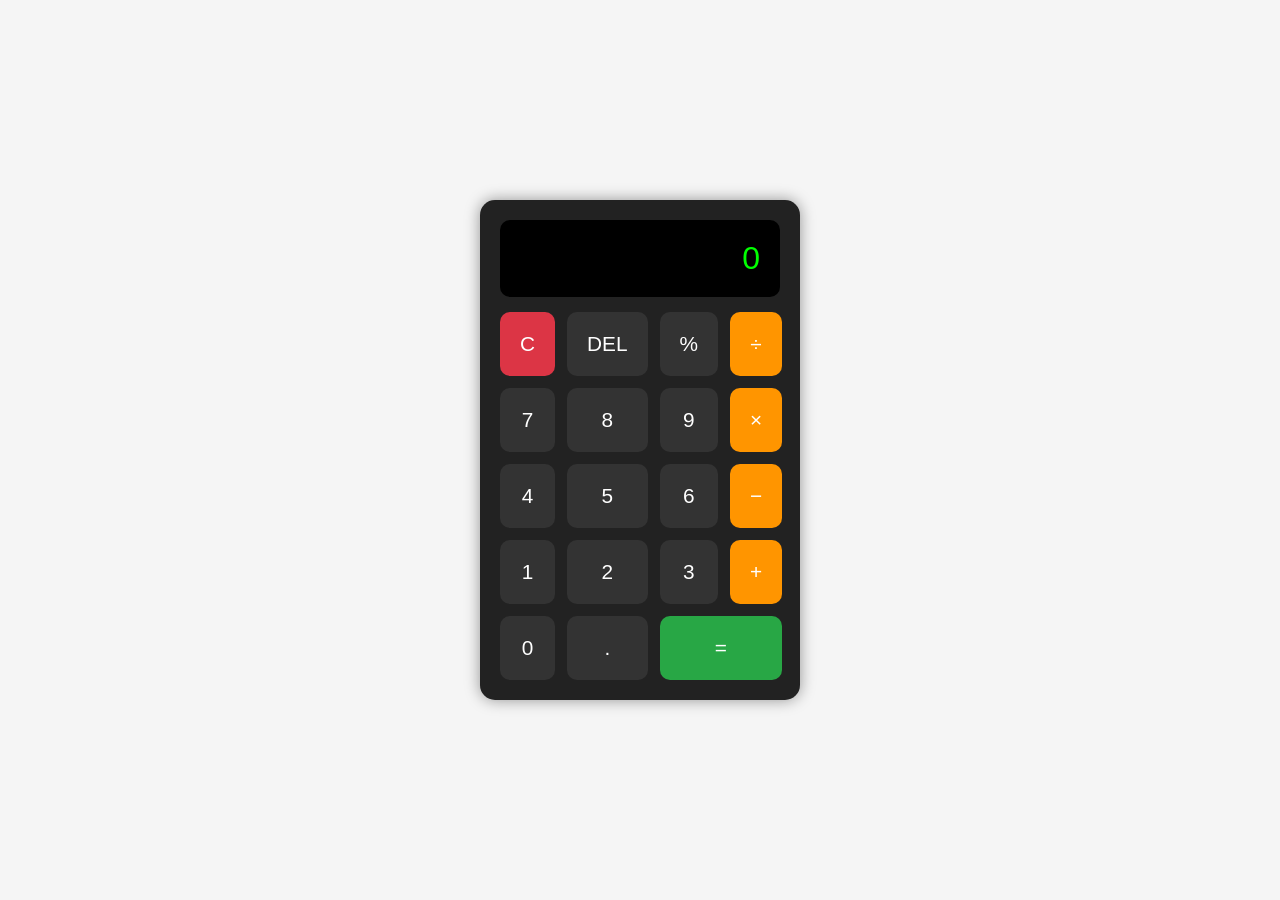
<file: Calculator/index.html>
<!DOCTYPE html>
<html lang="en">
<head>
    <meta charset="UTF-8" />
    <meta name="viewport" content="width=device-width, initial-scale=1.0" />
    <title>Calculator</title>

    <link rel="stylesheet" href="style.css" />
</head>

<body>
    <div class="calculator">
        <div id="display" class="display">0</div>

        <div class="buttons">
            <button class="clear" onclick="clearDisplay()">C</button>
            <button onclick="deleteLast()">DEL</button>
            <button onclick="append('%')">%</button>
            <button class="operator" onclick="append('/')">÷</button>

            <button onclick="append('7')">7</button>
            <button onclick="append('8')">8</button>
            <button onclick="append('9')">9</button>
            <button class="operator" onclick="append('*')">×</button>

            <button onclick="append('4')">4</button>
            <button onclick="append('5')">5</button>
            <button onclick="append('6')">6</button>
            <button class="operator" onclick="append('-')">−</button>

            <button onclick="append('1')">1</button>
            <button onclick="append('2')">2</button>
            <button onclick="append('3')">3</button>
            <button class="operator" onclick="append('+')">+</button>

            <button onclick="append('0')">0</button>
            <button onclick="append('.')">.</button>
            <button class="equal" onclick="calculate()">=</button>
        </div>
    </div>

    <script src="sample.js"></script>
</body>
</html>
</file>
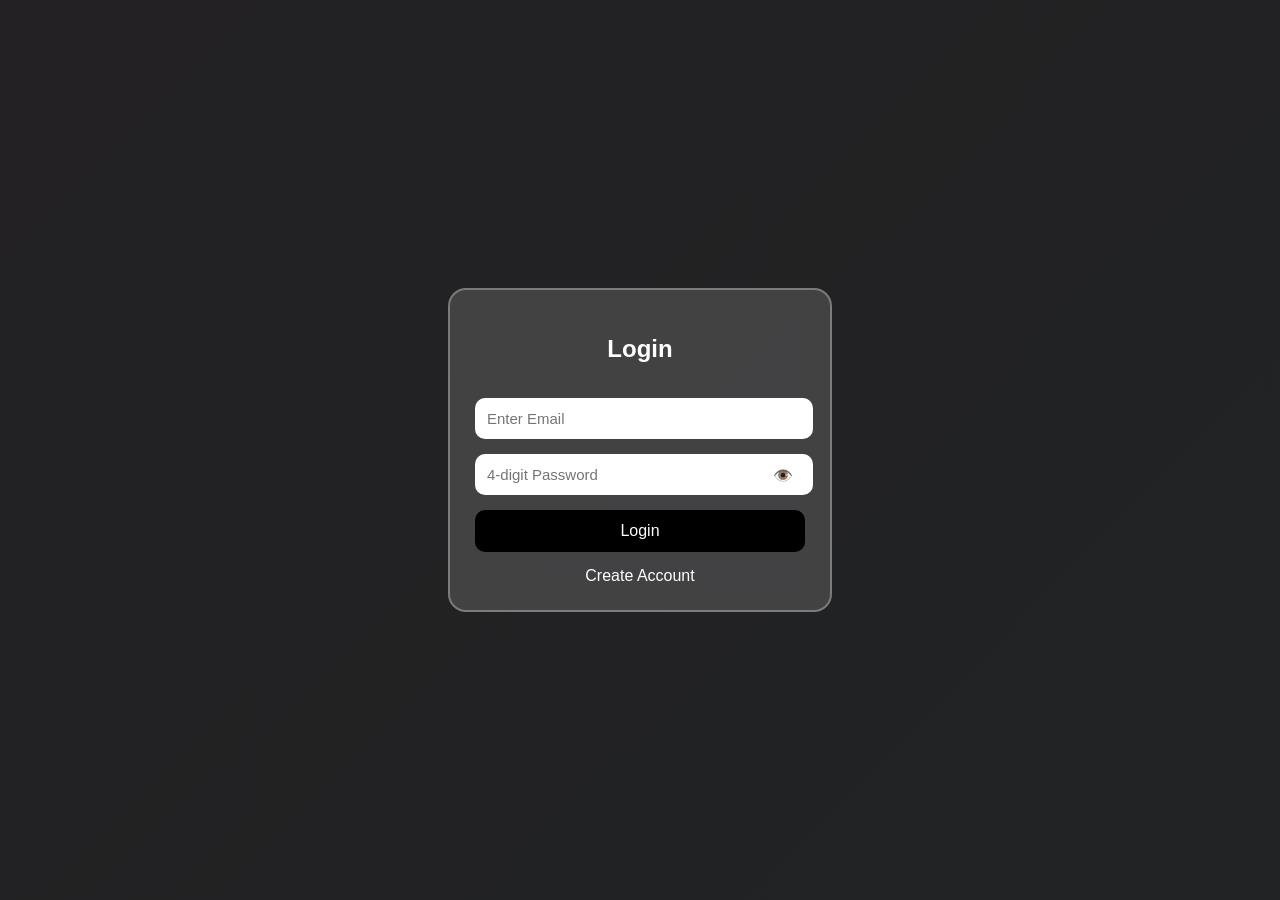
<file: login Auth/index.html>
<!DOCTYPE html>
<html lang="en">
<head>
<meta charset="UTF-8">
<meta name="viewport" content="width=device-width, initial-scale=1.0">
<title>Auth System</title>

<link rel="stylesheet" href="style.css">
<script src="script.js" defer></script>

</head>
<body>

<!-- LOGIN PAGE -->
<div class="box show" id="loginPage">
    <h2>Login</h2>

    <input type="email" id="loginEmail" placeholder="Enter Email">

    <div class="password-box">
        <input type="password" id="loginPass" maxlength="4" placeholder="4-digit Password">
        <span class="toggle" onclick="toggle('loginPass')">👁️</span>
    </div>

    <button onclick="login()">Login</button>

    <a onclick="switchPage('registerPage')" style="cursor:pointer;color:white;">
        Create Account
    </a>
</div>


<!-- REGISTER PAGE -->
<div class="box" id="registerPage">
    <h2>Create Account</h2>

    <input type="email" id="regEmail" placeholder="Enter Email">

    <div class="password-box">
        <input type="password" id="regPass" maxlength="4" placeholder="4-digit Password" onkeyup="checkStrength()">
        <span class="toggle" onclick="toggle('regPass')">👁️</span>
    </div>

    <div id="strength"></div>

    <button onclick="register()">Register</button>

    <a onclick="switchPage('loginPage')" style="cursor:pointer;color:white;">
        Back to Login
    </a>
</div>


<!-- SUCCESS PAGE -->
<div class="box" id="successPage">
    <div class="success-msg">🎉 Login Successful!</div>
    <p>Redirecting...</p>
</div>


<!-- DASHBOARD PAGE -->
<div class="box" id="dashboardPage">
    <h2>Dashboard</h2>
    <p id="userInfo"></p>
    <button onclick="logout()">Logout</button>
</div>

</body>
</html>
</file>
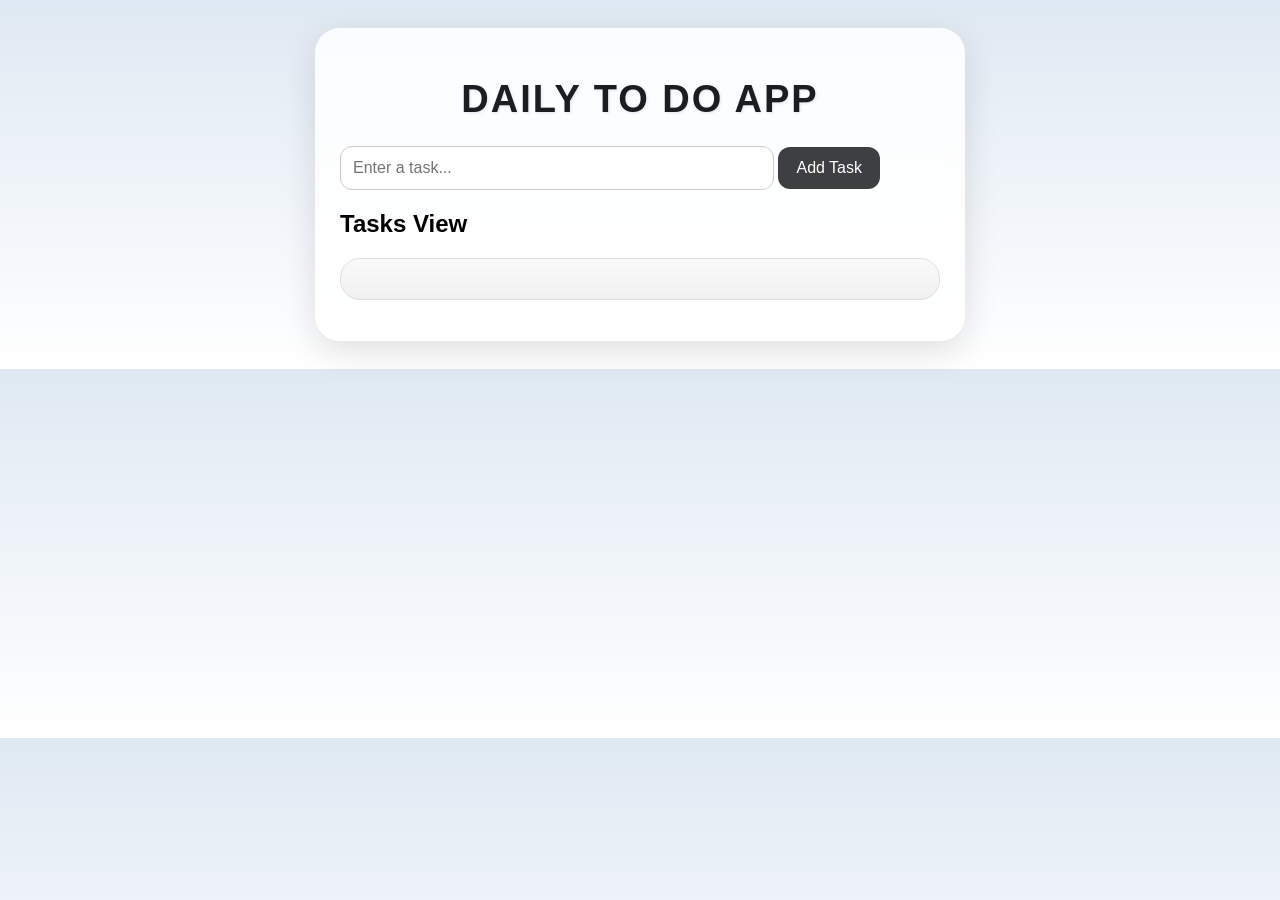
<file: to-do-app/index.html>
<!DOCTYPE html>
<html lang="en">
<head>
    <meta charset="UTF-8">
    <meta name="viewport" content="width=device-width, initial-scale=1.0">
    <title>To-Do App</title>

    <!-- Linking CSS -->
    <link rel="stylesheet" href="style.css">

    <!-- Linking JS -->
    <script src="script.js" defer></script>
</head>
<body>

<div class="container">
    <h1>DAILY TO DO APP</h1>

    <input type="text" id="taskInput" placeholder="Enter a task...">
    <button onclick="addTask()">Add Task</button>

    <h2>Tasks View</h2>
    <ul id="taskList"></ul>
</div>

</body>
</html>
</file>
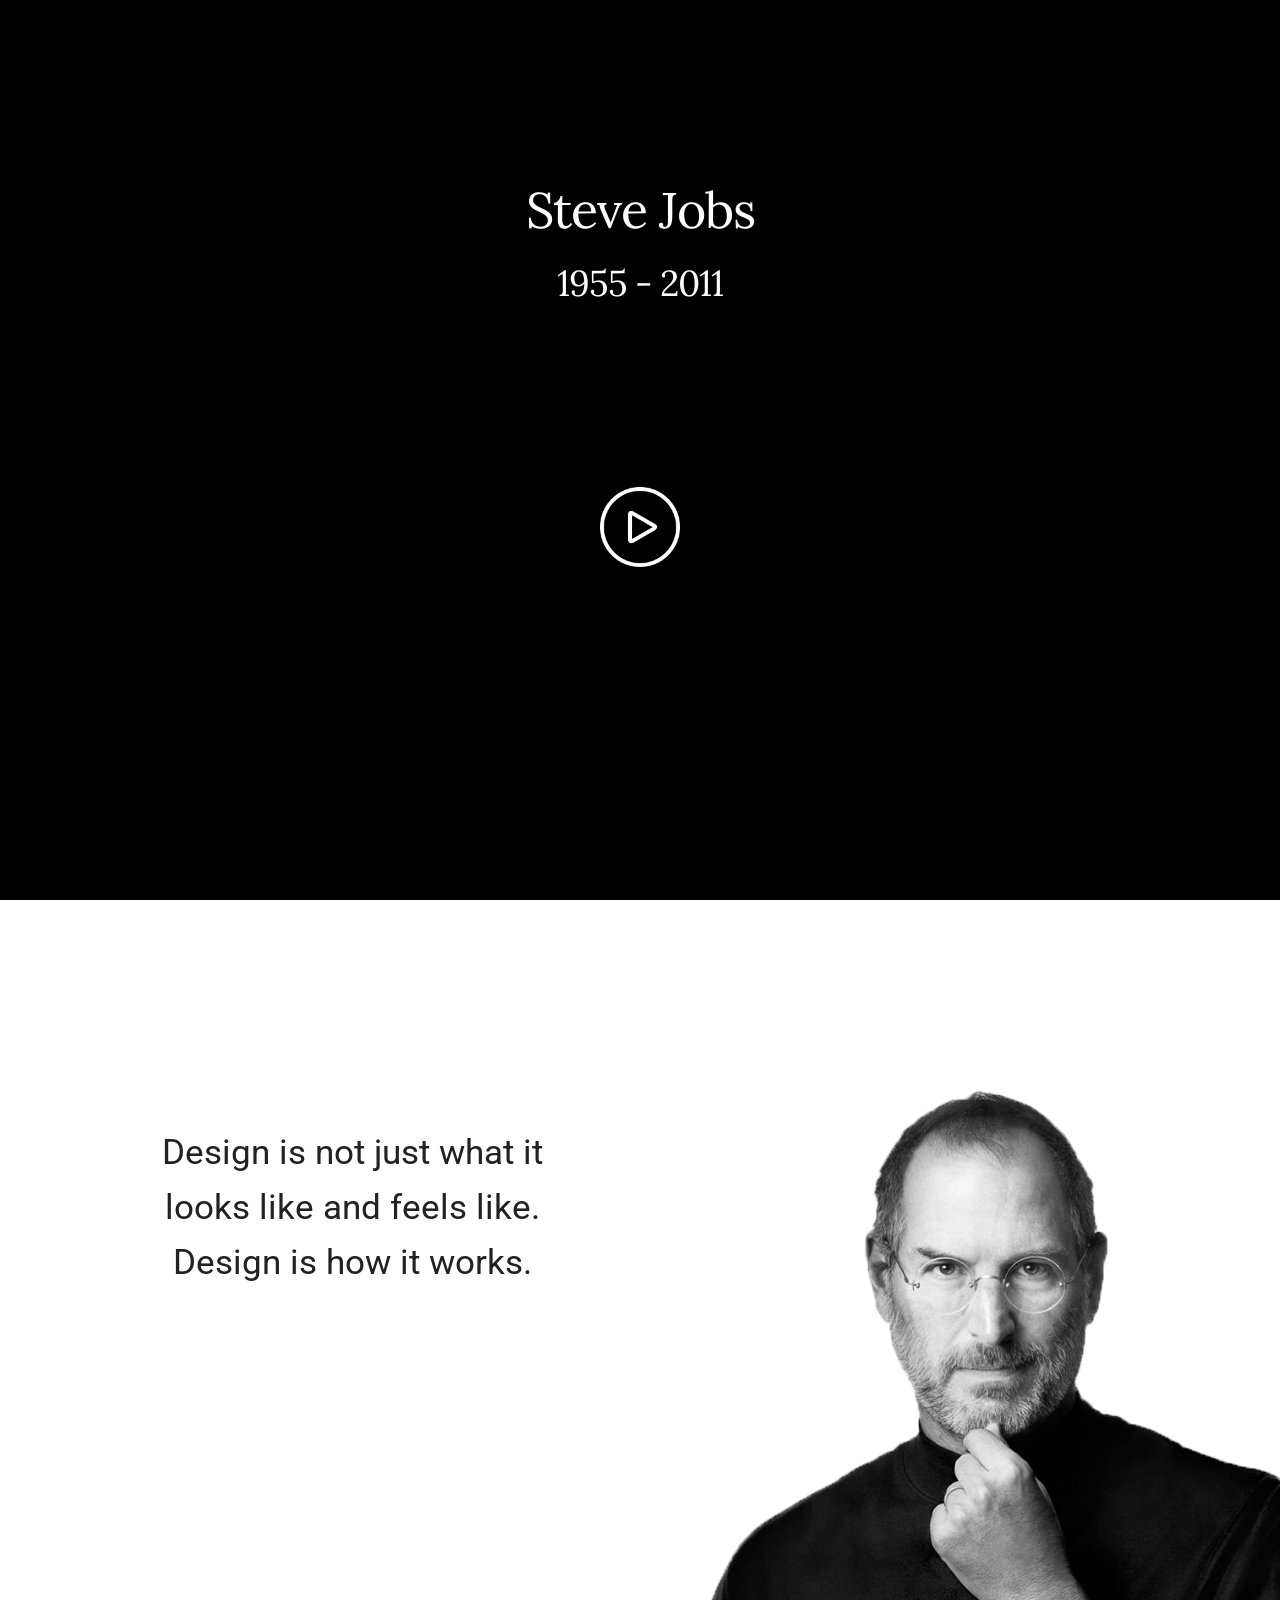
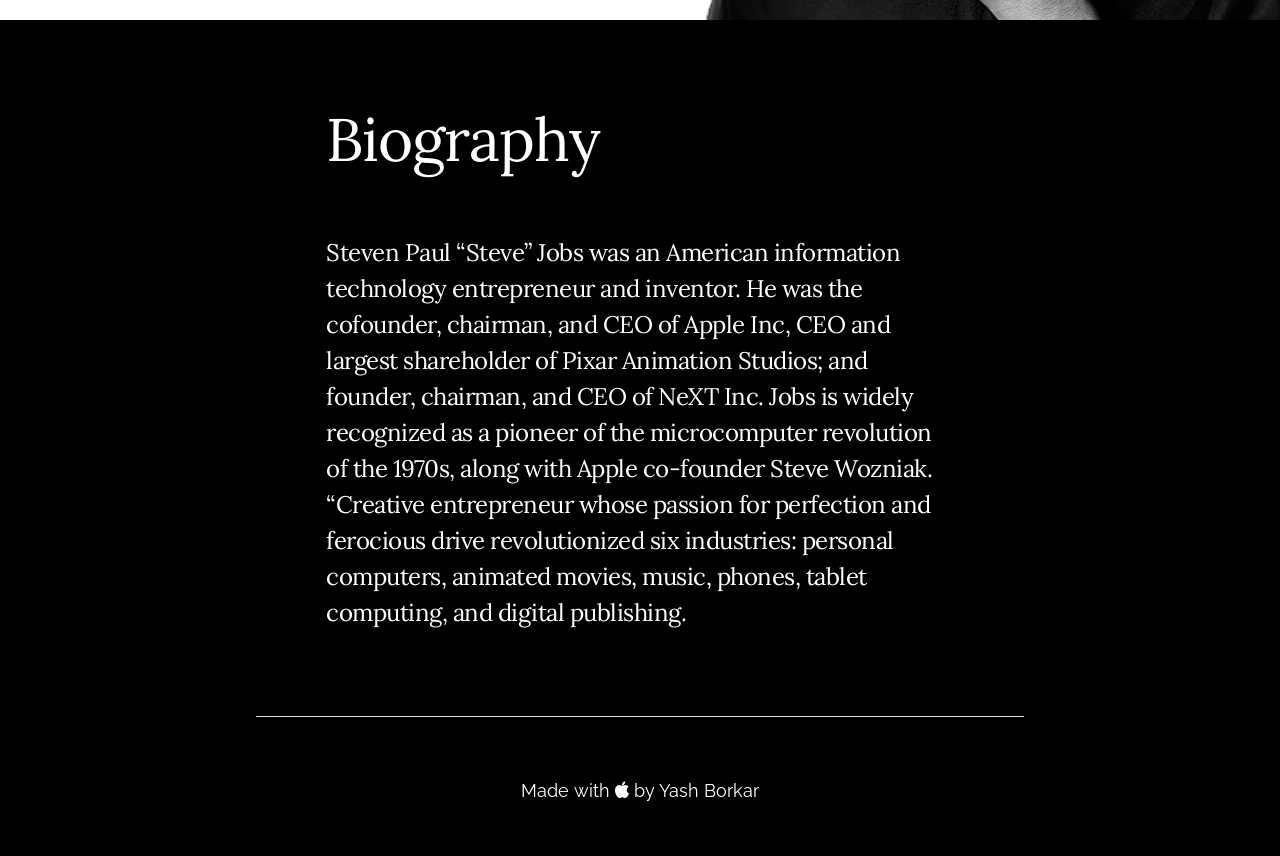
<file: tribute-page-master/index.html>
<!DOCTYPE html>
<html lang="en">
<head>

  <!-- Basic Page Needs
  –––––––––––––––––––––––––––––––––––––––––––––––––– -->
  <meta charset="utf-8">
  <title>Steve Jobs</title>
  <meta name="description" content="A Steve Jobs tribute page.">
  

  <!-- Mobile Specific Metas
  –––––––––––––––––––––––––––––––––––––––––––––––––– -->
  <meta name="viewport" content="width=device-width, initial-scale=1">

  <!-- FONT
  –––––––––––––––––––––––––––––––––––––––––––––––––– -->
  <link href="//fonts.googleapis.com/css?family=Raleway:400,300,600" rel="stylesheet" type="text/css">
  <link href='https://fonts.googleapis.com/css?family=Lora:400,400italic,700,700italic' rel='stylesheet' type='text/css'>
  <link href='https://fonts.googleapis.com/css?family=Roboto:400,100,100italic,300,300italic,400italic,500,500italic,700,700italic,900,900italic' rel='stylesheet' type='text/css'>

  <!-- CSS
  –––––––––––––––––––––––––––––––––––––––––––––––––– -->
  <link rel="stylesheet" href="css/main.css">
  <link rel="stylesheet" href="css/normalize.css">
  <link rel="stylesheet" href="css/skeleton.css">

  <!-- Favicon
  –––––––––––––––––––––––––––––––––––––––––––––––––– -->
  <link rel="icon" type="image/png" href="images/favicon.png">
  <link rel="stylesheet" href="https://maxcdn.bootstrapcdn.com/font-awesome/4.5.0/css/font-awesome.min.css">
</head>
<body>

  <!-- Primary Page Layout
  –––––––––––––––––––––––––––––––––––––––––––––––––– -->
  <div id="first-div">
    <div class="container">
      <div class="row">
        <div class="twelve columns" style="margin-top: 20vh">
          <h1 id="first-div-title">Steve Jobs</h1>
          <h3 id="first-div-subtitle">1955 - 2011</h3>
          <a href="https://www.youtube.com/watch?v=8rwsuXHA7RA"><img id="first-div-button" src="./images/Circular Play Button.png"></a>
        </div>
      </div>
    </div>
  </div>

  <!-- Second Page Layout
  –––––––––––––––––––––––––––––––––––––––––––––––––– -->
  <div id="second-div">
    <div id="second-div-text"><div id="steve-jobs-quote">Design is not just what it looks like and feels like. Design is how it works.</div></div>
    <div id="second-div-image"><img id="steve-jobs-image" src="./images/steve-jobs.png"></div>
  </div>

  <!-- Third Page Layout
  –––––––––––––––––––––––––––––––––––––––––––––––––– -->
  <div id="third-div">
    <div class="container">
      <div class="row">
        <div class="two columns"><br></div>
        <div class="eight columns" id="third-div-content">
          <h1 id="third-div-title">Biography</h1>
          <h5 id="third-div-text">Steven Paul “Steve” Jobs was an American information
technology entrepreneur and inventor. He was the cofounder,
chairman, and CEO of Apple Inc, CEO and largest shareholder
of Pixar Animation Studios; and founder, chairman, and CEO
of NeXT Inc. Jobs is widely recognized as a pioneer of the
microcomputer revolution of the 1970s, along with Apple
co-founder Steve Wozniak. “Creative entrepreneur whose
passion for perfection and ferocious drive revolutionized six
industries: personal computers, animated movies, music,
phones, tablet computing, and digital publishing.</p>
          </h5>
        </div>
        <div class="two columns"><br></div>
      </div>
      <hr width="80%">
    </div>
    <p id="author-text">Made with <i class="fa fa-apple"></i> by Yash Borkar</p>
  </div>

<!-- End Document
  –––––––––––––––––––––––––––––––––––––––––––––––––– -->
</body>
</html>
</file>
<file: Calculator/style.css>
* {
    padding: 0;
    margin: 0;
    box-sizing: border-box;
}

body {
    background: #f5f5f5;
    display: flex;
    justify-content: center;
    align-items: center;
    height: 100vh;
    font-family: Arial, sans-serif;
}

.calculator {
    background: #222;
    padding: 20px;
    border-radius: 15px;
    width: 320px;
    box-shadow: 0 0 15px rgba(0,0,0,0.4);
}

.display {
    background: #000;
    color: #0f0;
    padding: 20px;
    font-size: 2rem;
    text-align: right;
    border-radius: 10px;
    margin-bottom: 15px;
}

.buttons {
    display: grid;
    grid-template-columns: repeat(4, 1fr);
    gap: 12px;
}

button {
    padding: 20px;
    font-size: 1.3rem;
    border: none;
    border-radius: 10px;
    background: #333;
    color: white;
    cursor: pointer;
    transition: 0.2s;
}

button:hover {
    background: #444;
}

.operator {
    background: #ff9500;
}

.operator:hover {
    background: #e08900;
}

.equal {
    grid-column: span 2;
    background: #28a745;
}

.equal:hover {
    background: #218838;
}

.clear {
    background: #dc3545;
}

.clear:hover {
    background: #bb2d3b;
}
</file>
<file: login Auth/style.css>
body {
    margin: 0;
    font-family: Arial;
    background: linear-gradient(135deg, #232123, #212324);
    height: 100vh;
    overflow: hidden;
    display: flex;
    justify-content: center;
    align-items: center;
}

/* Glass Box */
.box {
    width: 330px;
    padding: 25px;
    border-radius: 18px;
    display: none;
    gap: 15px;
    text-align: center;

    background: rgba(255,255,255,0.15);
    backdrop-filter: blur(12px);
    border: 2px solid rgba(255,255,255,0.3);
    color: white;

    animation: fade 0.8s ease;
}

/* Fade Animation */
@keyframes fade {
    from { opacity: 0; transform: translateY(-20px); }
    to { opacity: 1; transform: translateY(0); }
}

/* Inputs */
input {
    padding: 12px;
    border-radius: 10px;
    border: none;
    font-size: 15px;
    width: 95%;
}

button {
    padding: 12px;
    border: none;
    border-radius: 10px;
    background: black;
    color: white;
    cursor: pointer;
    font-size: 16px;
}

.password-box {
    position: relative;
}

.toggle {
    position: absolute;
    right: 12px;
    top: 12px;
    cursor: pointer;
}

/* Strength Bar */
#strength {
    height: 8px;
    border-radius: 5px;
    background: red;
    transition: 0.3s;
    width: 0%;
}

/* Success Message */
.success-msg {
    font-size: 22px;
}

/* Show Active Page */
.show {
    display: grid;
}
</file>
<file: to-do-app/style.css>
body {
    font-family: -apple-system, BlinkMacSystemFont, "Segoe UI", Roboto,
                 "Helvetica Neue", sans-serif;
    background: linear-gradient(to bottom, #dfe9f3, #ffffff);
    padding: 20px;
}

/* Updated heading */
h1 {
    font-size: 38px;
    font-weight: 800;
    text-align: center;
    letter-spacing: 2px;
    margin-bottom: 25px;
    color: #1b1e20;
    text-shadow: 1px 1px 3px rgba(0,0,0,0.1);
}

/* Outer container */
.container {
    max-width: 600px;
    margin: auto;
    background: rgba(255,255,255,0.85);
    padding: 25px;
    border-radius: 25px;
    box-shadow: 0 10px 35px rgba(0,0,0,0.12);
    backdrop-filter: blur(8px);
}

/* Vertical rounded grid box for tasks */
#taskList {
    background: linear-gradient(to bottom, #fafafa, #f0f0f0);
    padding: 20px;
    border-radius: 20px;
    margin-top: 15px;
    border: 1px solid #ddd;
}

input {
    width: 68%;
    padding: 12px;
    border-radius: 12px;
    border: 1px solid #ccc;
    font-size: 16px;
}

button {
    padding: 12px 18px;
    background: #3e3f41;
    color: white;
    border: none;
    border-radius: 12px;
    cursor: pointer;
    font-size: 16px;
    transition: 0.2s;
}
button:hover {
    background: #0f0f10;
}

ul {
    padding-left: 0;
    list-style: none;
}

li {
    background: #ffffff;
    margin: 10px 0;
    padding: 12px;
    border-radius: 14px;
    border: 1px solid #ddd;
    display: flex;
    flex-direction: column;
}

.task-buttons button {
    padding: 6px 12px;
    margin-right: 6px;
    font-size: 14px;
    border-radius: 10px;
}

.task-buttons {
    margin-top: 8px;
}

.edit-btn { background: rgb(46, 44, 44); }
.delete-btn { background: rgb(46, 44, 44); }
.complete-btn { background: rgb(46, 44, 44); }

.time {
    font-size: 12px;
    color: #555;
    margin-top: 3px;
}

.completed {
    color: rgb(2, 2, 2);
    font-weight: 600;
    margin-top: 5px;
}
</file>
<file: tribute-page-master/css/main.css>
/* ----- HTML ----- */
html {
  font-size: 12px;
}

/* ----- Fist div ----- */

#first-div {
  background-color: #000;
  min-height: 100vh;
}

#first-div-title {
  color: #fff;
  text-align: center;
  font-family: 'Lora', serif;
}

#first-div-subtitle {
  color: #fff;
  text-align: center;
  font-family: 'Lora', serif;
}

#first-div-button {
  display: block;
  margin-left: auto;
  margin-right: auto;
  max-width: 80px;
  max-height: 80px;
  margin-top: 20vh;
}

/* ----- Second div ----- */
#second-div {
  background-color: #fff;
  min-height: 80vh;
  display: flex;
  flex-direction: row;
  flex-wrap: wrap;
  justify-content: flex-end;
}

#second-div-text {
  order: 1;
  flex-grow: 1;
  min-width: 30%;
  margin-top: 25vh;
  font-size: 2.3em;
  font-family: 'Roboto', sans-serif;
  text-align: center;
  font-weight: 400;
  margin-bottom: 25vh;
}

#steve-jobs-quote {
  max-width: 400px;
  margin-left: auto;
  margin-right: auto;
}

#second-div-image {
  order: 2;
  flex-grow: 1;
  min-width: 45%;
  align-self: flex-end;
  max-width: 500px;
}

#steve-jobs-image {
  max-width: 100%;
  box-sizing: border-box;
  float: right;
}

/* ----- Third div ----- */
#third-div {
  background-color: #000;
  /* min-height: 100vh; */
  padding-bottom: 2vw;
  padding-right: 2vw;
  padding-left: 2vw;
}

#third-div-content {
  color: #fff;
  font-family: 'Lora', serif;
  margin-top: 5.5em;
  margin-bottom: 2em;
}

#third-div-title {
  font-size: 4em;
}

#third-div-text {
  margin-top: 2.5em;
  font-size: em;
}

#author-text {
  color: #fff;
  font-size: 1.2em;
  text-align: center;
  margin-top: 2vw;
}
</file>
<file: tribute-page-master/css/skeleton.css>
/*
* Skeleton V2.0.4
* Copyright 2014, Dave Gamache
* www.getskeleton.com
* Free to use under the MIT license.
* http://www.opensource.org/licenses/mit-license.php
* 12/29/2014
*/


/* Table of contents
––––––––––––––––––––––––––––––––––––––––––––––––––
- Grid
- Base Styles
- Typography
- Links
- Buttons
- Forms
- Lists
- Code
- Tables
- Spacing
- Utilities
- Clearing
- Media Queries
*/


/* Grid
–––––––––––––––––––––––––––––––––––––––––––––––––– */
.container {
  position: relative;
  width: 100%;
  max-width: 960px;
  margin: 0 auto;
  padding: 0 20px;
  box-sizing: border-box; }
.column,
.columns {
  width: 100%;
  float: left;
  box-sizing: border-box; }

/* For devices larger than 400px */
@media (min-width: 400px) {
  .container {
    width: 85%;
    padding: 0; }
}

/* For devices larger than 550px */
@media (min-width: 550px) {
  .container {
    width: 80%; }
  .column,
  .columns {
    margin-left: 4%; }
  .column:first-child,
  .columns:first-child {
    margin-left: 0; }

  .one.column,
  .one.columns                    { width: 4.66666666667%; }
  .two.columns                    { width: 13.3333333333%; }
  .three.columns                  { width: 22%;            }
  .four.columns                   { width: 30.6666666667%; }
  .five.columns                   { width: 39.3333333333%; }
  .six.columns                    { width: 48%;            }
  .seven.columns                  { width: 56.6666666667%; }
  .eight.columns                  { width: 65.3333333333%; }
  .nine.columns                   { width: 74.0%;          }
  .ten.columns                    { width: 82.6666666667%; }
  .eleven.columns                 { width: 91.3333333333%; }
  .twelve.columns                 { width: 100%; margin-left: 0; }

  .one-third.column               { width: 30.6666666667%; }
  .two-thirds.column              { width: 65.3333333333%; }

  .one-half.column                { width: 48%; }

  /* Offsets */
  .offset-by-one.column,
  .offset-by-one.columns          { margin-left: 8.66666666667%; }
  .offset-by-two.column,
  .offset-by-two.columns          { margin-left: 17.3333333333%; }
  .offset-by-three.column,
  .offset-by-three.columns        { margin-left: 26%;            }
  .offset-by-four.column,
  .offset-by-four.columns         { margin-left: 34.6666666667%; }
  .offset-by-five.column,
  .offset-by-five.columns         { margin-left: 43.3333333333%; }
  .offset-by-six.column,
  .offset-by-six.columns          { margin-left: 52%;            }
  .offset-by-seven.column,
  .offset-by-seven.columns        { margin-left: 60.6666666667%; }
  .offset-by-eight.column,
  .offset-by-eight.columns        { margin-left: 69.3333333333%; }
  .offset-by-nine.column,
  .offset-by-nine.columns         { margin-left: 78.0%;          }
  .offset-by-ten.column,
  .offset-by-ten.columns          { margin-left: 86.6666666667%; }
  .offset-by-eleven.column,
  .offset-by-eleven.columns       { margin-left: 95.3333333333%; }

  .offset-by-one-third.column,
  .offset-by-one-third.columns    { margin-left: 34.6666666667%; }
  .offset-by-two-thirds.column,
  .offset-by-two-thirds.columns   { margin-left: 69.3333333333%; }

  .offset-by-one-half.column,
  .offset-by-one-half.columns     { margin-left: 52%; }

}


/* Base Styles
–––––––––––––––––––––––––––––––––––––––––––––––––– */
/* NOTE
html is set to 62.5% so that all the REM measurements throughout Skeleton
are based on 10px sizing. So basically 1.5rem = 15px :) */
html {
  font-size: 62.5%; }
body {
  font-size: 1.5em; /* currently ems cause chrome bug misinterpreting rems on body element */
  line-height: 1.6;
  font-weight: 400;
  font-family: "Raleway", "HelveticaNeue", "Helvetica Neue", Helvetica, Arial, sans-serif;
  color: #222; }


/* Typography
–––––––––––––––––––––––––––––––––––––––––––––––––– */
h1, h2, h3, h4, h5, h6 {
  margin-top: 0;
  margin-bottom: 2rem;
  font-weight: 300; }
h1 { font-size: 4.0rem; line-height: 1.2;  letter-spacing: -.1rem;}
h2 { font-size: 3.6rem; line-height: 1.25; letter-spacing: -.1rem; }
h3 { font-size: 3.0rem; line-height: 1.3;  letter-spacing: -.1rem; }
h4 { font-size: 2.4rem; line-height: 1.35; letter-spacing: -.08rem; }
h5 { font-size: 1.8rem; line-height: 1.5;  letter-spacing: -.05rem; }
h6 { font-size: 1.5rem; line-height: 1.6;  letter-spacing: 0; }

/* Larger than phablet */
@media (min-width: 550px) {
  h1 { font-size: 5.0rem; }
  h2 { font-size: 4.2rem; }
  h3 { font-size: 3.6rem; }
  h4 { font-size: 3.0rem; }
  h5 { font-size: 2.4rem; }
  h6 { font-size: 1.5rem; }
}

p {
  margin-top: 0; }


/* Links
–––––––––––––––––––––––––––––––––––––––––––––––––– */
a {
  color: #1EAEDB; }
a:hover {
  color: #0FA0CE; }


/* Buttons
–––––––––––––––––––––––––––––––––––––––––––––––––– */
.button,
button,
input[type="submit"],
input[type="reset"],
input[type="button"] {
  display: inline-block;
  height: 38px;
  padding: 0 30px;
  color: #555;
  text-align: center;
  font-size: 11px;
  font-weight: 600;
  line-height: 38px;
  letter-spacing: .1rem;
  text-transform: uppercase;
  text-decoration: none;
  white-space: nowrap;
  background-color: transparent;
  border-radius: 4px;
  border: 1px solid #bbb;
  cursor: pointer;
  box-sizing: border-box; }
.button:hover,
button:hover,
input[type="submit"]:hover,
input[type="reset"]:hover,
input[type="button"]:hover,
.button:focus,
button:focus,
input[type="submit"]:focus,
input[type="reset"]:focus,
input[type="button"]:focus {
  color: #333;
  border-color: #888;
  outline: 0; }
.button.button-primary,
button.button-primary,
input[type="submit"].button-primary,
input[type="reset"].button-primary,
input[type="button"].button-primary {
  color: #FFF;
  background-color: #33C3F0;
  border-color: #33C3F0; }
.button.button-primary:hover,
button.button-primary:hover,
input[type="submit"].button-primary:hover,
input[type="reset"].button-primary:hover,
input[type="button"].button-primary:hover,
.button.button-primary:focus,
button.button-primary:focus,
input[type="submit"].button-primary:focus,
input[type="reset"].button-primary:focus,
input[type="button"].button-primary:focus {
  color: #FFF;
  background-color: #1EAEDB;
  border-color: #1EAEDB; }


/* Forms
–––––––––––––––––––––––––––––––––––––––––––––––––– */
input[type="email"],
input[type="number"],
input[type="search"],
input[type="text"],
input[type="tel"],
input[type="url"],
input[type="password"],
textarea,
select {
  height: 38px;
  padding: 6px 10px; /* The 6px vertically centers text on FF, ignored by Webkit */
  background-color: #fff;
  border: 1px solid #D1D1D1;
  border-radius: 4px;
  box-shadow: none;
  box-sizing: border-box; }
/* Removes awkward default styles on some inputs for iOS */
input[type="email"],
input[type="number"],
input[type="search"],
input[type="text"],
input[type="tel"],
input[type="url"],
input[type="password"],
textarea {
  -webkit-appearance: none;
     -moz-appearance: none;
          appearance: none; }
textarea {
  min-height: 65px;
  padding-top: 6px;
  padding-bottom: 6px; }
input[type="email"]:focus,
input[type="number"]:focus,
input[type="search"]:focus,
input[type="text"]:focus,
input[type="tel"]:focus,
input[type="url"]:focus,
input[type="password"]:focus,
textarea:focus,
select:focus {
  border: 1px solid #33C3F0;
  outline: 0; }
label,
legend {
  display: block;
  margin-bottom: .5rem;
  font-weight: 600; }
fieldset {
  padding: 0;
  border-width: 0; }
input[type="checkbox"],
input[type="radio"] {
  display: inline; }
label > .label-body {
  display: inline-block;
  margin-left: .5rem;
  font-weight: normal; }


/* Lists
–––––––––––––––––––––––––––––––––––––––––––––––––– */
ul {
  list-style: circle inside; }
ol {
  list-style: decimal inside; }
ol, ul {
  padding-left: 0;
  margin-top: 0; }
ul ul,
ul ol,
ol ol,
ol ul {
  margin: 1.5rem 0 1.5rem 3rem;
  font-size: 90%; }
li {
  margin-bottom: 1rem; }


/* Code
–––––––––––––––––––––––––––––––––––––––––––––––––– */
code {
  padding: .2rem .5rem;
  margin: 0 .2rem;
  font-size: 90%;
  white-space: nowrap;
  background: #F1F1F1;
  border: 1px solid #E1E1E1;
  border-radius: 4px; }
pre > code {
  display: block;
  padding: 1rem 1.5rem;
  white-space: pre; }


/* Tables
–––––––––––––––––––––––––––––––––––––––––––––––––– */
th,
td {
  padding: 12px 15px;
  text-align: left;
  border-bottom: 1px solid #E1E1E1; }
th:first-child,
td:first-child {
  padding-left: 0; }
th:last-child,
td:last-child {
  padding-right: 0; }


/* Spacing
–––––––––––––––––––––––––––––––––––––––––––––––––– */
button,
.button {
  margin-bottom: 1rem; }
input,
textarea,
select,
fieldset {
  margin-bottom: 1.5rem; }
pre,
blockquote,
dl,
figure,
table,
p,
ul,
ol,
form {
  margin-bottom: 2.5rem; }


/* Utilities
–––––––––––––––––––––––––––––––––––––––––––––––––– */
.u-full-width {
  width: 100%;
  box-sizing: border-box; }
.u-max-full-width {
  max-width: 100%;
  box-sizing: border-box; }
.u-pull-right {
  float: right; }
.u-pull-left {
  float: left; }


/* Misc
–––––––––––––––––––––––––––––––––––––––––––––––––– */
hr {
  margin-top: 3rem;
  margin-bottom: 3.5rem;
  border-width: 0;
  border-top: 1px solid #E1E1E1; }


/* Clearing
–––––––––––––––––––––––––––––––––––––––––––––––––– */

/* Self Clearing Goodness */
.container:after,
.row:after,
.u-cf {
  content: "";
  display: table;
  clear: both; }


/* Media Queries
–––––––––––––––––––––––––––––––––––––––––––––––––– */
/*
Note: The best way to structure the use of media queries is to create the queries
near the relevant code. For example, if you wanted to change the styles for buttons
on small devices, paste the mobile query code up in the buttons section and style it
there.
*/


/* Larger than mobile */
@media (min-width: 400px) {}

/* Larger than phablet (also point when grid becomes active) */
@media (min-width: 550px) {}

/* Larger than tablet */
@media (min-width: 750px) {}

/* Larger than desktop */
@media (min-width: 1000px) {}

/* Larger than Desktop HD */
@media (min-width: 1200px) {}
</file>
